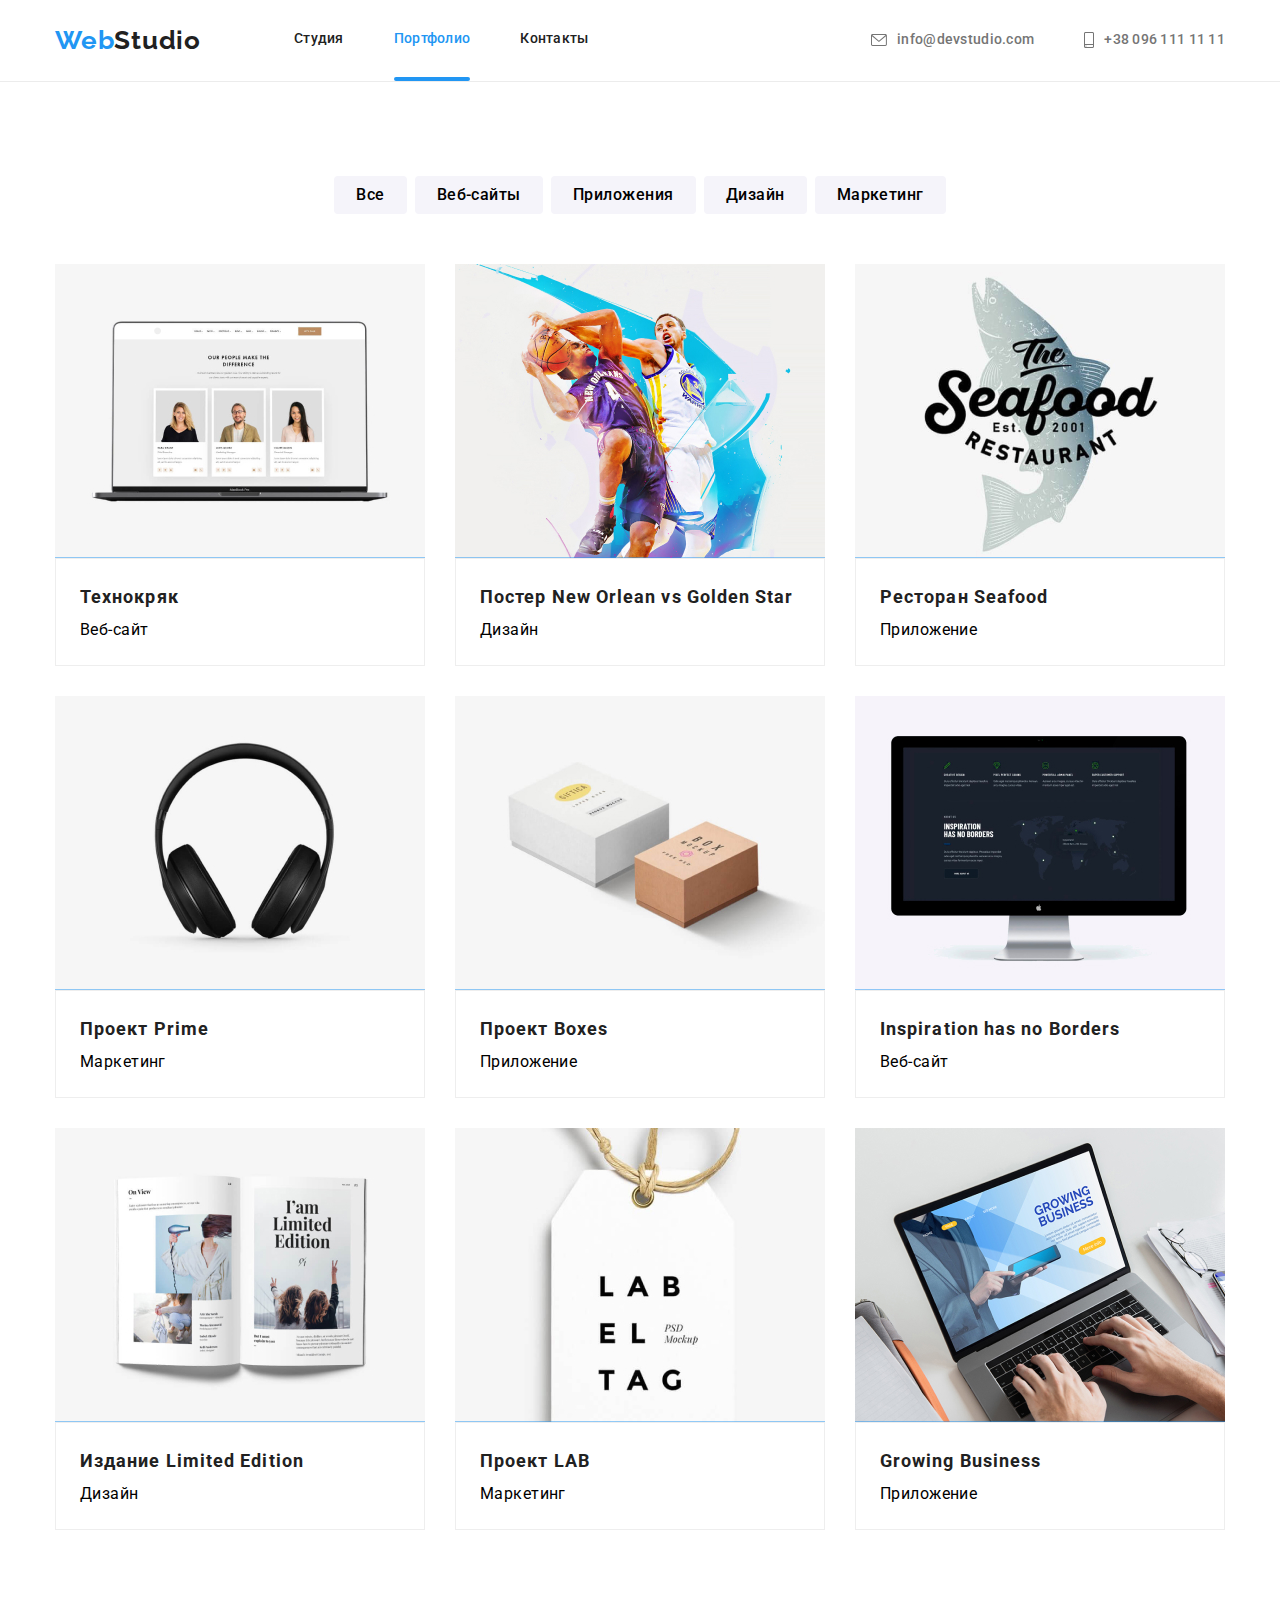
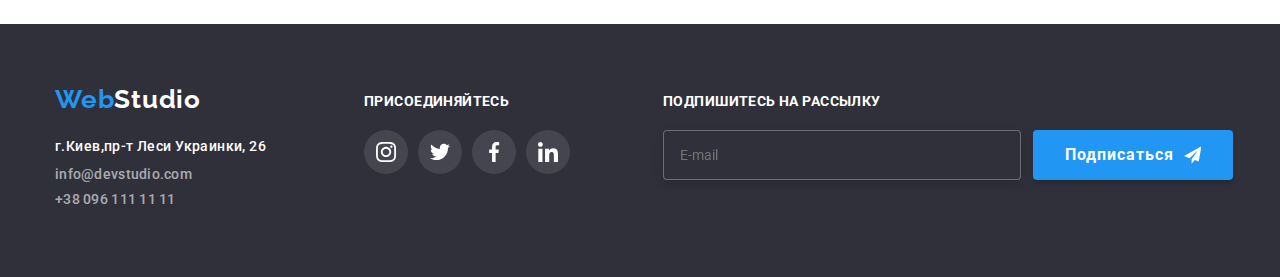
<file: pages/portfolio.html>
<!DOCTYPE html>
<html lang="ru">

<head>
    <meta charset="UTF-8">
    <meta http-equiv="X-UA-Compatible" content="IE=edge">
    <meta name="viewport" content="width=device-width, initial-scale=1.0">
    <title>Web Studio</title>
    <link rel="stylesheet"
        href="https://cdnjs.cloudflare.com/ajax/libs/modern-normalize/1.0.0/modern-normalize.min.css" />
    <link rel="preconnect" href="https://fonts.gstatic.com">
    <link
        href="https://fonts.googleapis.com/css2?family=Raleway:wght@700&family=Roboto:wght@400;500;700;900&display=swap"
        rel="stylesheet">
    <link rel="stylesheet" href="../style.css/style.css">
</head>

<body>
    <header class="header">
        <div class="section">
            <nav class="nav">

                <a href="../index.html" class="logo"><span class="logo-web">Web</span><span
                        class="logo-studio">Studio</span></a>
                <ul class="menu">
                    <li><a href="../index.html">Студия</a></li>
                    <li><a href="../pages/portfolio.html" class="current">Портфолио</a></li>
                    <li><a href="">Контакты</a></li>
                </ul>

            </nav>
            <a href="mailto:info@devstudio.com" class="telma-item" rel="noreferrer noopener"><svg class="telma-icon"
                    width="16" height="12">
                    <use href="../icons/symbol-defs.svg#icon-envelope"></use>
                </svg> info@devstudio.com</a>
            <a href="tel:+380961111111" class="telma-item" rel="noreferrer noopener"><svg class="telma-icon" width="10"
                    height="16">
                    <use href="../icons/symbol-defs.svg#icon-smartphone"></use>
                </svg> +38 096 111 11 11</a>
        </div>
    </header>
    <main>
        <section class="section-services">
            <div class="section">
                <ul class="services-button">
                    <li class="button"><button type="button">Все</button></li>
                    <li class="button"><button type="button">Веб-сайты</button></li>
                    <li class="button"><button type="button">Приложения</button></li>
                    <li class="button"><button type="button">Дизайн</button></li>
                    <li class="button"><button type="button">Маркетинг</button></li>
                </ul>

            </div>
            <!--  <h2>Портфолио</h2> -->
            <div class="section">
                <ul class="services-ul">

                    <li class="services-item">
                        <a href="" class="portfolio-link">

                            <div class="position"><img src="../images/portfolio/img.jpg" width="370" alt="">
                                <p class="p-block">Технокряк это современная площадка распространения коронавируса.
                                    Компании
                                    используют эту платформу для цифрового
                                    шпионажа и атак на защищённые сервера конкурентов.</p>
                            </div>
                            <div class="services-hp">
                                <h3 class="works">Технокряк</h3>
                                <p class="works-p">Веб-сайт</p>
                            </div>

                        </a>
                    </li>

                    <li class="services-item">
                        <a href="" class="portfolio-link">
                            <div class="position">
                                <img src="../images/portfolio/img-1.jpg" width="370" alt="">
                                <p class="p-block">Технокряк это современная площадка распространения коронавируса.
                                    Компании
                                    используют эту платформу для цифрового
                                    шпионажа и атак на защищённые сервера конкурентов.</p>
                            </div>
                            <div class="services-hp">
                                <h3 class="works">Постер New Orlean vs Golden Star</h3>
                                <p class="works-p">Дизайн</p>
                            </div>



                        </a>
                    </li>
                    <li class="services-item">
                        <a href="" class="portfolio-link">
                            <div class="position"><img src="../images/portfolio/img-2.jpg" width="370" alt="">
                                <p class="p-block">Технокряк это современная площадка распространения коронавируса.
                                    Компании
                                    используют эту платформу для цифрового
                                    шпионажа и атак на защищённые сервера конкурентов.</p>
                            </div>
                            <div class="services-hp">
                                <h3 class="works">Ресторан Seafood</h3>
                                <p class="works-p">Приложение</p>
                            </div>
                        </a>
                    </li>
                    <li class="services-item">
                        <a href="" class="portfolio-link">
                            <div class="position"><img src="../images/portfolio/img-3.jpg" width="370" alt="">
                                <p class="p-block">Технокряк это современная площадка распространения коронавируса.
                                    Компании
                                    используют эту платформу для цифрового
                                    шпионажа и атак на защищённые сервера конкурентов.</p>
                            </div>
                            <div class="services-hp">
                                <h3 class="works">Проект Prime</h3>
                                <p class="works-p">Маркетинг</p>
                            </div>
                        </a>
                    </li>
                    <li class="services-item">
                        <a href="" class="portfolio-link">
                            <div class="position"><img src="../images/portfolio/img-4.jpg" width="370" alt="">
                                <p class="p-block">Технокряк это современная площадка распространения коронавируса.
                                    Компании
                                    используют эту платформу для цифрового
                                    шпионажа и атак на защищённые сервера конкурентов.</p>
                            </div>
                            <div class="services-hp">
                                <h3 class="works">Проект Boxes</h3>
                                <p class="works-p">Приложение</p>
                            </div>
                        </a>
                    </li>
                    <li class="services-item">
                        <a href="" class="portfolio-link">
                            <div class="position"><img src="../images/portfolio/img-5.jpg" width="370" alt="">
                                <p class="p-block">Технокряк это современная площадка распространения коронавируса.
                                    Компании
                                    используют эту платформу для цифрового
                                    шпионажа и атак на защищённые сервера конкурентов.</p>
                            </div>
                            <div class="services-hp">
                                <h3 class="works">Inspiration has no Borders</h3>
                                <p class="works-p">Веб-сайт</p>
                            </div>
                        </a>
                    </li>
                    <li class="services-item">
                        <a href="" class="portfolio-link">
                            <div class="position"><img src="../images/portfolio/img-6.jpg" width="370" alt="">
                                <p class="p-block">Технокряк это современная площадка распространения коронавируса.
                                    Компании
                                    используют эту платформу для цифрового
                                    шпионажа и атак на защищённые сервера конкурентов.</p>
                            </div>
                            <div class="services-hp">
                                <h3 class="works">Издание Limited Edition</h3>
                                <p class="works-p">Дизайн</p>
                            </div>
                        </a>
                    </li>
                    <li class="services-item">
                        <a href="" class="portfolio-link">
                            <div class="position"><img src="../images/portfolio/img-7.jpg" width="370" alt="">
                                <p class="p-block">Технокряк это современная площадка распространения коронавируса.
                                    Компании
                                    используют эту платформу для цифрового
                                    шпионажа и атак на защищённые сервера конкурентов.</p>
                            </div>
                            <div class="services-hp">
                                <h3 class="works">Проект LAB</h3>
                                <p class="works-p">Маркетинг</p>
                            </div>
                        </a>
                    </li>
                    <li class="services-item">
                        <a href="" class="portfolio-link">
                            <div class="position"><img src="../images/portfolio/img-8.jpg" width="370" alt="">
                                <p class="p-block">Технокряк это современная площадка распространения коронавируса.
                                    Компании
                                    используют эту платформу для цифрового
                                    шпионажа и атак на защищённые сервера конкурентов.</p>
                            </div>
                            <div class="services-hp">
                                <h3 class="works">Growing Business</h3>
                                <p class="works-p">Приложение</p>
                            </div>
                        </a>
                    </li>
                </ul>
            </div>
        </section>
    </main>
    <footer class="footer">
        <div class="section">
            <div class="footer-addres">

                <a href="../index.html" class="logo"><span class="logo-web">Web</span><span
                        class="logo-studio">Studio</span></a>

                <address>
                    <a href="https://goo.gl/maps/wHTxwDvzceps6cKY9" target="_blank" rel="noreferrer noopener"
                        class="addres">г.Киев,пр-т
                        Леси Украинки, 26
                    </a>
                </address>

                <ul>
                    <li> <a href="mailto:info@devstudio.com" rel="noreferrer noopener">info@devstudio.com</a> </li>
                    <li><a href="tel:+380961111111" rel="noreferrer noopener">+38 096 111 11 11</a></li>
                </ul>
            </div>
            <div class="footer-soc">
                <p class="footer-p">присоединяйтесь</p>
                <ul class="soc-list">
                    <li class="footer-soc-icon-item">
                        <a href="#" class="footer-soc-icon-link" rel="noreferrer noopener"><svg class="footer-soc-icon"
                                width="20px" height="20px">
                                <use href="../icons/symbol-defs.svg#icon-instagram-2-1"></use>
                            </svg></a>
                    </li>
                    <li class="footer-soc-icon-item">
                        <a href="#" class="footer-soc-icon-link" rel="noreferrer noopener"><svg class="footer-soc-icon"
                                width="20px" height="20px">
                                <use href="../icons/symbol-defs.svg#icon-twitter-1-1"></use>
                            </svg></a>
                    </li>
                    <li class="footer-soc-icon-item">
                        <a href="#" class="footer-soc-icon-link" rel="noreferrer noopener"><svg class="footer-soc-icon"
                                width="20px" height="20px">
                                <use href="../icons/symbol-defs.svg#icon-facebook-1-1"></use>
                            </svg></a>
                    </li>
                    <li class="footer-soc-icon-item">
                        <a href="#" class="footer-soc-icon-link" rel="noreferrer noopener"><svg class="footer-soc-icon"
                                width="20px" height="20px">
                                <use href="../icons/symbol-defs.svg#icon-linkedin-1-1"></use>
                            </svg></a>
                    </li>
                </ul>
            </div>
            <div>

                <p class="footer-p">Подпишитесь на рассылку</p>
                <div class="footer-form">
                    <input type="email" placeholder="E-mail" class="fotter-input">
                    <button type="submit" class="h1-text fotter-button">
                        Подписаться
                        <svg width="24px" height="24px" class="button-icon">
                            <use href="../icons/symbol-defs.svg#icon-telegram"></use>
                        </svg>
                    </button>
                </div>
            </div>
        </div>
    </footer>


</body>

</html>
</file>
<file: style.css/style.css>
:root {
  --hero-font: 'Roboto', sans-serif;
  --logo-font: 'Raleway', sans-serif;
  --hero-cl: #ffffff;
  --a-focus-cl: #2196f3;
  --h-and-li-cl: #212121;
  --background-header: #ffffff;
  --background-footer: #2f303a;
  --body-cl: #757575;
  --worhy-items: 4;
  --background: #2f303a;
  --work-foto: 3;
  --team-foto: 4;
  --bg: #e5e5e5;
  --bg-team: #f5f4fa;
  --services-button: 5;
  --services-item: 3;
}

body {
  font-family: var(--hero-font);
  font-size: 14px;
  line-height: 1.71;
  letter-spacing: 0.03em;
  color: var(--body-cl);
}

header {
  border-bottom: 1px solid #ececec;
  background-color: var(--background-header);
}
footer {
  background-color: var(--background-footer);
}
footer a {
  color: rgba(255, 255, 255, 0.6);
}
.addres {
  color: var(--background-header);
  font-family: var(--hero-font);
  font-style: normal;
  font-size: 14px;
  line-height: 1.71;
  letter-spacing: 0.03em;
}

a:focus,
a:hover {
  color: var(--a-focus-cl);
}
button:focus,
button:hover {
  box-shadow: 0px 3px 1px rgba(0, 0, 0, 0.1), 0px 1px 2px rgba(0, 0, 0, 0.08),
    0px 2px 2px rgba(0, 0, 0, 0.12);
  color: var(--hero-cl);
  background: var(--a-focus-cl);
  border-radius: 4px;
}
.exit:focus,
.exit:hover {
  border-radius: 50%;
  color: #2196f3;
  background-color: white;
}
footer a {
  color: rgba(255, 255, 255, 0.6);
  text-decoration: none;
  font-weight: 500;
  font-family: var(--hero-font);
  font-weight: 500;
  font-size: 14px;
  line-height: 1.14;
  letter-spacing: 0.02em;
}
header li a {
  transition-property: background-color, color;
  transition-duration: 250ms;
  transition-timing-function: cubic-bezier(0.4, 0, 0.2, 1);
  color: var(--h-and-li-cl);
  text-decoration: none;
  font-weight: 500;
  font-family: var(--hero-font);
  font-size: 14px;
  line-height: 1.14;
  letter-spacing: 0.02em;
}

header a {
  color: var(--body-cl);
  text-decoration: none;
  font-weight: 500;
  font-family: var(--hero-font);
  font-size: 14px;
  line-height: 1.14;
  letter-spacing: 0.02em;
}

button {
  padding: 6px 22px 6px 22px;
  border: 0px;
  font-weight: 500;
  cursor: pointer;
  font-family: var(--hero-font);
  font-size: 16px;
  line-height: 1.62;
  letter-spacing: 0.03em;
  cursor: pointer;
  background: #f5f4fa;
  border-radius: 4px;
  transition-property: background-color, color, fill;
  transition-duration: 250ms;
  transition-timing-function: cubic-bezier(0.4, 0, 0.2, 1);
}
a {
  text-decoration: none;
}

.logo-web {
  font-family: var(--logo-font);
  font-weight: 700;
  font-size: 26px;
  line-height: 1.19;
  letter-spacing: 0.03em;
  color: var(--a-focus-cl);
}
.logo-studio {
  font-family: var(--logo-font);
  font-weight: 700;
  font-size: 26px;
  line-height: 1.19;
  letter-spacing: 0.03em;
  color: var(--h-and-li-cl);
}
footer .logo-studio {
  color: var(--hero-cl);
}

.h1 {
  font-family: var(--hero-font);
  font-weight: 900;
  font-size: 44px;
  line-height: 1.5;
  text-transform: uppercase;
  text-align: center;
  letter-spacing: 0.06em;
  color: var(--hero-cl);
}
.h1-button {
  align-items: center;
  justify-content: center;
  font-family: var(--hero-font);
  font-weight: 700;
  font-size: 16px;
  line-height: 1.87;
  letter-spacing: 0.06em;
  color: var(--hero-cl);
  background: #2196f3;
  box-shadow: 0px 4px 4px rgba(0, 0, 0, 0.15);
  border-radius: 4px;
  min-width: 200px;
  min-height: 50px;
  display: flex;
  align-items: center;
  padding: 10px 32px;
  margin-left: auto;
  margin-right: auto;
}
.backdrop {
  position: fixed;
  top: 0;
  left: 0;
  z-index: 100;
  backdrop-filter: blur(3px);
  background-color: rgba(0, 0, 0, 0.4);
  width: 100%;
  height: 100%;
}
.modal {
  position: relative;
  width: 520px;
  height: 580px;
  top: 50%;
  left: 50%;
  transform: translate(-50%, -50%);
  background-color: #fff;
}

.exit {
  top: 0;
  right: 0;
  margin-right: 8px;
  margin-top: 8px;
  position: fixed;
  border-radius: 50%;
  color: black;
  border: 1px solid rgba(0, 0, 0, 0.1);
  width: 30px;
  height: 30px;
  padding: 0px;
  background-color: #fff;
}
.is-hidden {
  transition-property: opacity;
  transition-duration: 250ms;
  transition-timing-function: cubic-bezier(0.4, 0, 0.2, 1);
  opacity: 0;
  pointer-events: none;
}

.is-hidden:hover {
  opacity: 1;
}

.hero-section {
  display: flex;
  padding-bottom: 200px;
  padding-top: 200px;
}
.hero-bg {
  max-width: 1600px;
  margin-left: auto;
  margin-right: auto;
  background-image: linear-gradient(
      rgba(47, 48, 58, 0.4),
      rgba(47, 48, 58, 0.4)
    ),
    url('../images/hero-fon.jpg');

  background-repeat: no-repeat;
  background-position: center;
  background-size: cover;
}
.dignity-li {
  font-family: var(--hero-font);
  font-weight: 700;
  font-size: 14px;
  line-height: 1.15;
  letter-spacing: 0.03em;
  text-transform: uppercase;
  color: var(--h-and-li-cl);
}

.h2 {
  margin-bottom: 50px;
  font-family: var(--hero-font);
  font-weight: 700;
  font-size: 36px;
  line-height: 1.66;
  text-align: center;
  letter-spacing: 0.03em;
  color: var(--h-and-li-cl);
}

.team-name {
  font-family: var(--hero-font);
  font-weight: 500;
  font-size: 16px;
  line-height: 1.19;
  text-align: center;
  color: var(--h-and-li-cl);
  margin-bottom: 10px;
}
.team-p {
  font-family: var(--hero-font);
  font-size: 16px;
  line-height: 1.18;
  text-align: center;
  letter-spacing: 0.03em;
  margin-bottom: 16px;
}

.works {
  font-family: var(--hero-font);
  font-weight: 700;
  font-size: 18px;
  margin-bottom: 0px;
  line-height: 2;
  letter-spacing: 0.06em;
  color: var(--h-and-li-cl);
}
.works-p {
  color: black;
  margin-bottom: 0px;
  font-family: var(--hero-font);
  font-size: 16px;
  line-height: 1.87;
}

ul {
  list-style: none;
  padding-left: 0;
  margin: 0;
}

.current {
  color: var(--a-focus-cl);
}

.current::after {
  content: '';
  border: 2px solid var(--a-focus-cl);
  border-radius: 2px;
  position: relative;
  width: 100%;
  top: 27px;
  display: block;
  background-color: var(--a-focus-cl);
}

/* позиционирование */

html {
  box-sizing: border-box;
}

*,
*::before,
*::after {
  box-sizing: inherit;
}

h1,
h2,
h3,
p {
  margin-top: 0px;
  margin-bottom: 0px;
}
img {
  display: block;
  max-width: 100%;
  height: auto;
}

.section {
  width: 1200px;
  padding-left: 15px;
  padding-right: 15px;
  margin-left: auto;
  margin-right: auto;
}
.header .section {
  justify-content: flex-end;
  display: flex;
  align-content: center;
  padding-top: 25px;
  padding-bottom: 25px;
}

.telma-item {
  transition-property: background-color, color;
  transition-duration: 250ms;
  transition-timing-function: cubic-bezier(0.4, 0, 0.2, 1);
  margin-left: 50px;
  display: flex;
  align-items: center;
}
.header .nav {
  align-items: center;
  display: flex;
  margin-right: auto;
}

.logo {
  margin-right: 93px;
}

.h1 {
  margin-bottom: 30px;
  margin-left: auto;
  margin-right: auto;
  max-width: 700px;
}
.hero-section .section {
  padding-top: 0px;
  padding-bottom: 0px;
}
.menu {
  display: inline-flex;
}

.menu li:not(:last-child) {
  margin-right: 50px;
}

.section-one {
  padding-top: 94px;
  padding-bottom: 94px;
  justify-items: center;
}

.worhy {
  display: flex;
  flex-wrap: wrap;
  justify-content: space-between;
}

.worhy .worhy-items {
  flex-basis: calc((100% - 30px * var(--worhy-items)) / var(--worhy-items));
}

.dignity-li {
  margin-bottom: 0px;
  padding-bottom: 10px;
  margin-right: 30px;
}

.worhy-h-p:not(:last-child) {
  margin-right: 30px;
}

.work-foto {
  display: flex;
  flex-wrap: wrap;
  margin-left: -30px;
}
.p-hero {
  font-family: Roboto;
  font-weight: 700;
  font-size: 14px;
  line-height: 1.14;
  letter-spacing: 0.03em;
  color: #fff;
  display: inline-block;
  position: absolute;
  width: 100%;
  height: 23%;
  bottom: 0;
  left: 0;
  background: rgba(47, 48, 58, 0.8);
  text-transform: uppercase;
  text-align: center;
  padding-top: 27px;
  padding-bottom: 27px;
}
.foto {
  position: relative;
  margin-left: 30px;
  flex-basis: calc((100% - 30px * var(--work-foto)) / var(--work-foto));
}
.section-two .section {
  padding-right: 15px;
  padding-left: 15px;
}
.section-two {
  padding-bottom: 94px;
}
.team {
  display: flex;
  flex-wrap: wrap;
}
.team:last-child {
  margin-right: -30px;
}
.section-thre {
  background: #f5f4fa;
  padding-top: 94px;
  padding-bottom: 94px;
}

.team-foto {
  box-shadow: 0px 1px 3px rgba(0, 0, 0, 0.12), 0px 1px 1px rgba(0, 0, 0, 0.14),
    0px 2px 1px rgba(0, 0, 0, 0.2);
  text-align: center;
  background-color: #fff;
  max-width: 270px;
  box-shadow: 0px 1px 3px rgba(0, 0, 0, 0.12), 0px 1px 1px rgba(0, 0, 0, 0.14),
    0px 2px 1px rgba(0, 0, 0, 0.2);
  border-radius: 0px 0px 4px 4px;
  flex-basis: calc((100% - 30px * var(--team-foto)) / var(--team-foto));
}
.portfolio-link:hover,
.portfolio-link:focus {
  box-shadow: 0px 1px 1px rgba(0, 0, 0, 0.12), 0px 4px 4px rgba(0, 0, 0, 0.06),
    1px 4px 6px rgba(0, 0, 0, 0.16);
}
.portfolio-link {
  transition-property: box-shadow;
  transition-duration: 250ms;
  transition-timing-function: cubic-bezier(0.4, 0, 0.2, 1);
  display: block;
}
.position {
  overflow: hidden;
  position: relative;
}
.p-block {
  position: absolute;
  bottom: 0;
  width: 100%;
  padding: 63px 24px 63px 24px;
  background-color: rgba(33, 150, 243, 0.9);
  font-family: Roboto;
  font-size: 18px;
  line-height: 1.56;
  letter-spacing: 0.03em;
  color: #ffffff;
  transform: translateY(100%);
  transition-property: transform;
  transition-duration: 250ms;
  transition-timing-function: cubic-bezier(0.4, 0, 0.2, 1);
}
.services-item:hover .p-block {
  transform: translateY(0);
}
.team-foto:not(:first-child) {
  margin-left: 30px;
}

.bg {
  background-color: var(--bg);
}
.footer .section {
  display: flex;
}
.footer {
  padding-top: 60px;
  padding-bottom: 60px;
}

.footer .logo {
  padding-bottom: 20px;
}
.footer-addres a {
  transition-property: background-color, color;
  transition-duration: 250ms;
  transition-timing-function: cubic-bezier(0.4, 0, 0.2, 1);
  display: flex;
  padding-bottom: 9px;
}

.services-button {
  justify-content: center;
  flex-wrap: wrap;
  display: flex;
  margin-bottom: 50px;
}
.services-button .button:not(:first-child) {
  margin-left: 8px;
}

.section-services {
  padding-top: 94px;
  background: white;
  padding-bottom: 94px;
}
.services-ul {
  display: grid;
  grid-template-columns: 1fr 1fr 1fr;
  grid-gap: 30px;
}
.services-hp {
  border: 1px solid #eeeeee;
  padding-left: 24px;
  padding-top: 20px;
  padding-bottom: 20px;
}

.team-hp {
  padding-bottom: 30px;
  padding-top: 30px;
  flex-direction: column;
  display: flex;
  border: 1px solid #eeeeee;
}
.my-clients {
  padding-top: 94px;
  padding-bottom: 94px;
}
.my-clients-h2 {
  margin-bottom: 50px;
  font-family: var(--hero-font);
  font-weight: 700;
  font-size: 36px;
  line-height: 1.66;
  text-align: center;
  letter-spacing: 0.03em;
  color: var(--h-and-li-cl);
}
.clients {
  display: inline-flex;
  margin-right: -30px;
  flex-wrap: wrap;
}
.clients-item {
  width: 170px;
  height: 92px;
  margin-right: 30px;
}
.clients-link {
  transition-property: border, fill, color;
  transition-duration: 250ms;
  transition-timing-function: cubic-bezier(0.4, 0, 0.2, 1);
  border: 1px solid #afb1b8;
  border-radius: 4px;
  display: flex;
  justify-content: center;
  align-items: center;
  width: 100%;
  height: 100%;
  fill: #afb1b8;
}
.clients-icon {
  transition-property: border, fill, color;
  transition-duration: 250ms;
  transition-timing-function: cubic-bezier(0.4, 0, 0.2, 1);
}
.clients-link:focus .clients-icon,
.clients-link:hover .clients-icon {
  fill: var(--a-focus-cl);
}
.clients-link:hover,
.clients-link:focus {
  fill: var(--a-focus-cl);
  border: 1px solid var(--a-focus-cl);
}
.telma-icon {
  fill: currentColor;
  margin-right: 10px;
}
.my-clients-h2 {
  font-weight: 700;
  size: 36px;
  line-height: 1.16;
  letter-spacing: 0.03em;
}
.dignity-svg {
  display: flex;
  width: 270px;
  height: 120px;
  background: #f5f4fa;
  border-radius: 4px;
  justify-content: center;
  align-items: center;
  margin-bottom: 30px;
}

.soc-list {
  justify-content: center;
  display: inline-flex;
}
.soc-icon-item {
  width: 44px;
}

.soc-icon-item:not(:last-child) {
  margin-right: 10px;
}

.soc-icon-link {
  display: flex;
  align-items: center;
  justify-content: center;
  width: 100%;
  height: 44px;
  border-radius: 50%;
  background-color: var(--hero-cl);
  color: var(--a-focus-cl);
  transition-property: background-color, fill, color;
  transition-duration: 250ms;
  transition-timing-function: cubic-bezier(0.4, 0, 0.2, 1);
}
.soc-icon-link:focus .soc-icon,
.soc-icon-link:hover .soc-icon {
  fill: currentColor;
}
.soc-icon {
  fill: #afb1b8;
}
.soc-icon-link:focus,
.soc-icon-link:hover {
  background-color: var(--a-focus-cl);
  color: var(--hero-cl);
}
.footer-p {
  display: block;
  text-transform: uppercase;
  font-size: 14px;
  line-height: 1.14;
  margin-top: 10px;
  font-weight: 700;
  margin-bottom: 20px;
  color: var(--hero-cl);
}

.footer-addres {
  margin-right: 70px;
}
.footer-soc {
  margin-right: 93px;
}
.footer-soc-icon-link {
  display: flex;
  align-items: center;
  justify-content: center;
  width: 100%;
  height: 44px;
  border-radius: 50%;
  background: rgba(255, 255, 255, 0.1);
  color: var(--a-focus-cl);
  transition-property: background-color, color, fill;
  transition-duration: 250ms;
  transition-timing-function: cubic-bezier(0.4, 0, 0.2, 1);
}
.footer-soc-icon-link:focus .footer-soc-icon,
.footer-soc-icon-link:hover .footer-soc-icon {
  fill: currentColor;
}
.footer-soc-icon {
  fill: var(--hero-cl);
}
.footer-soc-icon-link:focus,
.footer-soc-icon-link:hover {
  background-color: var(--a-focus-cl);
  color: var(--hero-cl);
}
.footer-soc-icon-item {
  width: 44px;
}

.footer-soc-icon-item:not(:last-child) {
  margin-right: 10px;
}

.button-icon {
  margin-left: 10px;
}
.form-modal {
  position: relative;
  max-width: 528px;
  top: 50%;
  left: 50%;
  transform: translate(-50%, -50%);
  background-color: #fff;
  padding: 40px;
  box-shadow: 0px 1px 3px rgba(0, 0, 0, 0.12), 0px 1px 1px rgba(0, 0, 0, 0.14),
    0px 2px 1px rgba(0, 0, 0, 0.2);
  border-radius: 4px;
}
.form-title {
  font-family: Roboto;
  font-weight: 700;
  font-size: 20px;
  line-height: 1.15;
  text-align: center;
  letter-spacing: 0.03em;
  color: black;
  margin-bottom: 12px;
}

.form {
  position: relative;
  display: flex;
  flex-direction: column;
}

.form-name {
  position: relative;
  margin-bottom: 10px;
}
.prob:focus + svg {
  fill: #2196f3;
  color: black;
  transition: background-image 250ms cubic-bezier(0.4, 0, 0.2, 1),
    background-color 250ms cubic-bezier(0.4, 0, 0.2, 1),
    border-color 250ms cubic-bezier(0.4, 0, 0.2, 1);
}
.prob:focus {
  border-color: #2196f3;
  transition: background-image 250ms cubic-bezier(0.4, 0, 0.2, 1),
    background-color 250ms cubic-bezier(0.4, 0, 0.2, 1),
    border-color 250ms cubic-bezier(0.4, 0, 0.2, 1);
}
.prob {
  outline: none;
  padding-left: 42px;
}

.form-name-position {
  display: block;
  margin-bottom: 4px;
}

.form-tel {
  position: relative;
}
.form-email {
  position: relative;
  margin-bottom: 10px;
}

.icon-form-man {
  fill: black;
}
.icon-form-man {
  position: absolute;
  left: 20px;
  bottom: 14px;
}
.input {
  width: 448px;
  height: 40px;
  border: 1px solid rgba(33, 33, 33, 0.2);
  box-sizing: border-box;
  border-radius: 4px;
}

label span {
  font-size: 12px;
  line-height: 1.16;
}
.form-text {
  margin-bottom: 20px;
}
.form-textarea {
  font-family: Roboto;
  font-size: 12px;
  line-height: 1.15;
  letter-spacing: 0.01em;
  border: 1px solid rgba(33, 33, 33, 0.2);
  box-sizing: border-box;
  border-radius: 4px;
  resize: none;
  width: 448px;
  padding-left: 16px;
  padding-top: 12px;
}

.footer-form {
  display: flex;
}
.fotter-button {
  align-items: center;
  justify-content: center;
  font-family: var(--hero-font);
  font-weight: 700;
  font-size: 16px;
  line-height: 1.87;
  letter-spacing: 0.06em;
  color: var(--hero-cl);
  background: #2196f3;
  box-shadow: 0px 4px 4px rgba(0, 0, 0, 0.15);
  border-radius: 4px;
  width: 200px;
  height: 50px;
  display: flex;
  align-items: center;
  padding: 10px 32px;
  margin-left: auto;
  margin-right: auto;
}
.fotter-input {
  border: 1px solid rgba(255, 255, 255, 0.3);
  box-sizing: border-box;
  filter: drop-shadow(0px 4px 4px rgba(0, 0, 0, 0.15));
  border-radius: 4px;
  background: #2f303a;
  color: rgba(255, 255, 255, 0.6);
  display: inline-block;
  width: 358px;
  height: 50px;
  margin-right: 12px;
  padding-left: 16px;
}

.link-policy {
  color: #2196f3;
  margin-left: 4px;
}
.modal-policy {
  display: flex;
  justify-content: center;
  align-items: center;
  margin-bottom: 30px;
}

/* .checkbox::before {
  content: '';
  display: inline-block;
  width: 16px;
  height: 15px;
  border: 1px solid var(--heading-text-color);
  border-radius: 3px;
  margin-right: 8px;
  transition: background-image 250ms cubic-bezier(0.4, 0, 0.2, 1),
    background-color 250ms cubic-bezier(0.4, 0, 0.2, 1),
    border-color 250ms cubic-bezier(0.4, 0, 0.2, 1);
} */

.checkbox {
  -webkit-appearance: none;
  -moz-appearance: none;
  appearance: none;
}

.icon-check {
  display: inline-block;
  width: 16px;
  height: 15px;
  border: 2px solid black;
  border-radius: 2px;
  margin-right: 7px;
}
.checkbox:checked + .icon-check {
  background-color: #2196f3;
  border-color: #2196f3;
  background-image: url('../images/icon-check.svg');
  background-size: contain;
  background-origin: border-box;
  transition: background-image 250ms cubic-bezier(0.4, 0, 0.2, 1),
    background-color 250ms cubic-bezier(0.4, 0, 0.2, 1),
    border-color 250ms cubic-bezier(0.4, 0, 0.2, 1);
}
</file>
